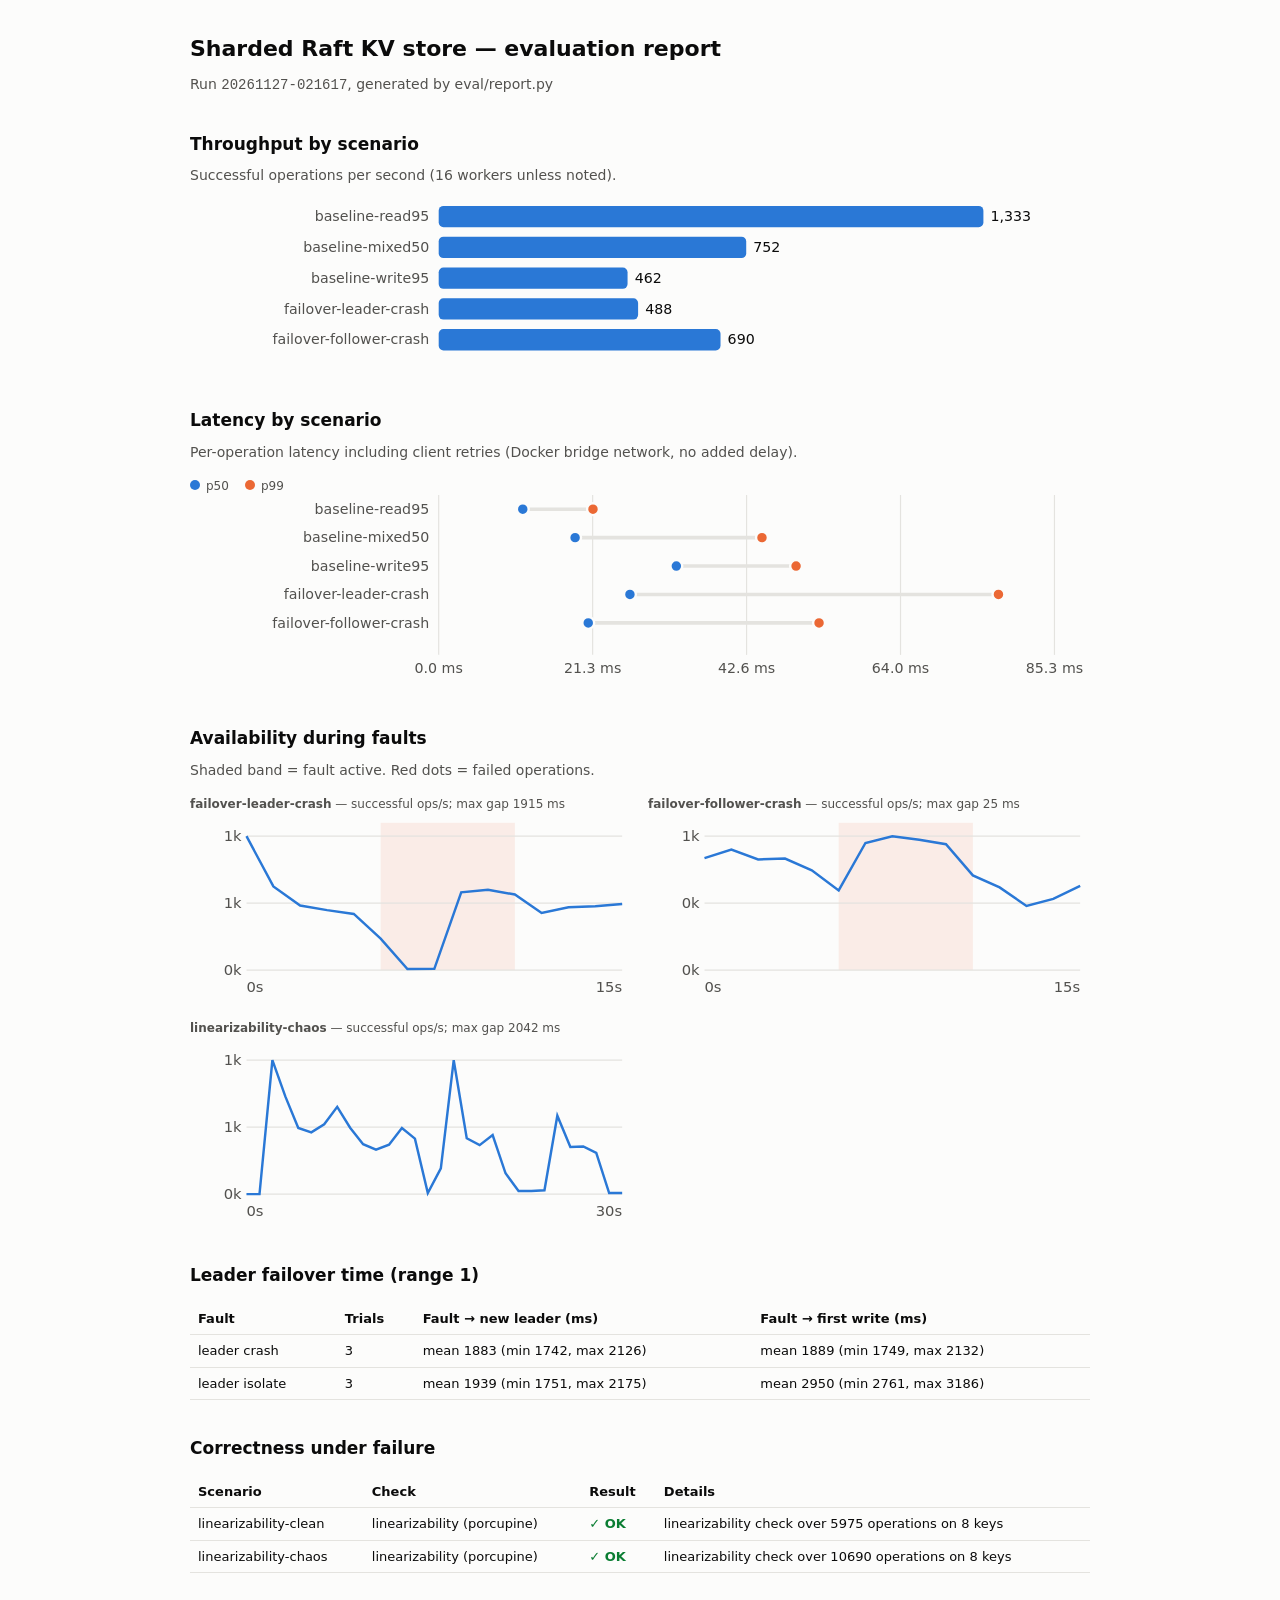
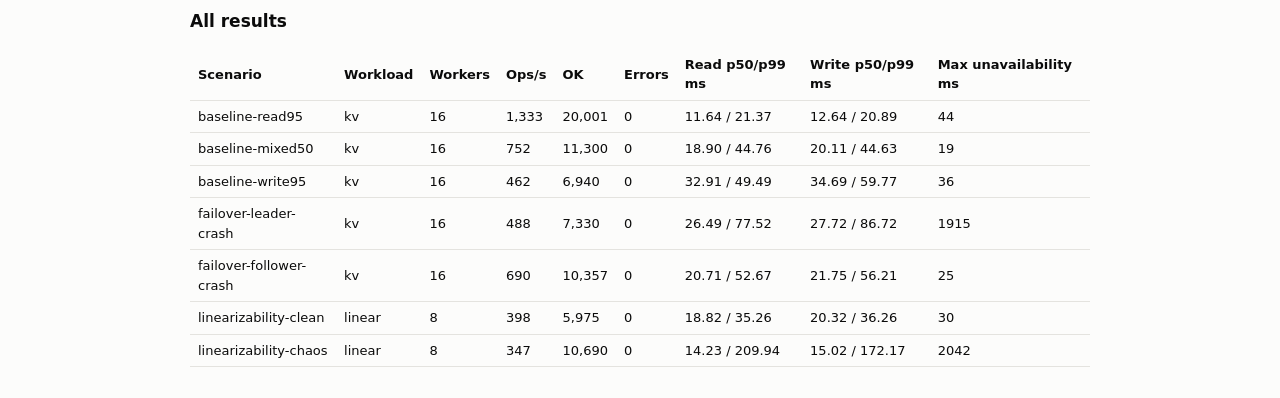
<file: 4-API-Infra-Eval/sample-results-pebble/report.html>
<!doctype html><html><head><meta charset="utf-8">
<title>KV store evaluation — 20261127-021617</title>
<style>
:root{--bg:#fcfcfb;--ink:#0b0b0b;--ink2:#52514e;--grid:#e4e3df;--s1:#2a78d6;--s2:#eb6834;--crit:#d03b3b;--good:#0a7d32;--warn:#b26b00;--band:rgba(235,104,52,.10)}
@media (prefers-color-scheme:dark){:root{--bg:#1a1a19;--ink:#f0efec;--ink2:#c3c2b7;--grid:#34332f;--s1:#3987e5;--s2:#d95926;--crit:#e66767;--good:#3fbf6a;--warn:#e0a030;--band:rgba(217,89,38,.16)}}
body{background:var(--bg);color:var(--ink);font:14px/1.5 system-ui,sans-serif;max-width:900px;margin:32px auto;padding:0 16px}
h1{font-size:22px} h2{font-size:17px;margin-top:36px} .note{color:var(--ink2);margin-top:-6px}
.chart{width:100%;height:auto} .lab,.val,.axis{fill:var(--ink2);font-size:12px} .val{fill:var(--ink)}
.grid{stroke:var(--grid);stroke-width:1} .range{stroke:var(--grid);stroke-width:3} .ring{stroke:var(--bg);stroke-width:2}
.band{fill:var(--band)} .hit{fill:transparent} .hit:hover{fill:var(--grid);opacity:.5} .hov:hover{opacity:.8}
.legend{display:flex;gap:16px;color:var(--ink2);font-size:12px} .legend i{display:inline-block;width:10px;height:10px;border-radius:5px;margin-right:6px}
.grid2{display:grid;grid-template-columns:1fr 1fr;gap:16px} figure{margin:0} figcaption{font-size:12px;color:var(--ink2)}
table{border-collapse:collapse;width:100%;font-size:13px} th,td{text-align:left;padding:6px 8px;border-bottom:1px solid var(--grid)}
.badge{font-weight:600} .badge.good{color:var(--good)} .badge.crit{color:var(--crit)} .badge.warn{color:var(--warn)} .badge.muted{color:var(--ink2)}
</style></head><body>
<h1>Sharded Raft KV store — evaluation report</h1>
<p class="note">Run <code>20261127-021617</code>, generated by eval/report.py</p>
<h2>Throughput by scenario</h2><p class='note'>Successful operations per second (16 workers unless noted).</p><svg viewBox="0 0 760 140" class="chart" role="img"><text x="202" y="18" class="lab" text-anchor="end">baseline-read95</text><g class="hov"><rect x="210" y="5" width="460.0" height="18" rx="4" fill="var(--s1)"><title>baseline-read95: 1,333 ops/s</title></rect></g><text x="676.0" y="18" class="val">1,333</text><text x="202" y="44" class="lab" text-anchor="end">baseline-mixed50</text><g class="hov"><rect x="210" y="31" width="259.7" height="18" rx="4" fill="var(--s1)"><title>baseline-mixed50: 752 ops/s</title></rect></g><text x="475.7" y="44" class="val">752</text><text x="202" y="70" class="lab" text-anchor="end">baseline-write95</text><g class="hov"><rect x="210" y="57" width="159.5" height="18" rx="4" fill="var(--s1)"><title>baseline-write95: 462 ops/s</title></rect></g><text x="375.5" y="70" class="val">462</text><text x="202" y="96" class="lab" text-anchor="end">failover-leader-crash</text><g class="hov"><rect x="210" y="83" width="168.4" height="18" rx="4" fill="var(--s1)"><title>failover-leader-crash: 488 ops/s</title></rect></g><text x="384.4" y="96" class="val">488</text><text x="202" y="122" class="lab" text-anchor="end">failover-follower-crash</text><g class="hov"><rect x="210" y="109" width="238.0" height="18" rx="4" fill="var(--s1)"><title>failover-follower-crash: 690 ops/s</title></rect></g><text x="454.0" y="122" class="val">690</text></svg><h2>Latency by scenario</h2><p class='note'>Per-operation latency including client retries (Docker bridge network, no added delay).</p><div class="legend"><span><i style="background:var(--s1)"></i>p50</span><span><i style="background:var(--s2)"></i>p99</span></div><svg viewBox="0 0 760 160" class="chart" role="img"><line x1="210.0" x2="210.0" y1="0" y2="135" class="grid"/><text x="210.0" y="150" class="axis" text-anchor="middle">0.0 ms</text><line x1="340.0" x2="340.0" y1="0" y2="135" class="grid"/><text x="340.0" y="150" class="axis" text-anchor="middle">21.3 ms</text><line x1="470.0" x2="470.0" y1="0" y2="135" class="grid"/><text x="470.0" y="150" class="axis" text-anchor="middle">42.6 ms</text><line x1="600.0" x2="600.0" y1="0" y2="135" class="grid"/><text x="600.0" y="150" class="axis" text-anchor="middle">64.0 ms</text><line x1="730.0" x2="730.0" y1="0" y2="135" class="grid"/><text x="730.0" y="150" class="axis" text-anchor="middle">85.3 ms</text><text x="202" y="16" class="lab" text-anchor="end">baseline-read95</text><line x1="281.0" x2="340.3" y1="12" y2="12" class="range"/><g class="hov"><circle cx="281.0" cy="12" r="5" fill="var(--s1)" class="ring"><title>baseline-read95 p50: 11.64 ms</title></circle></g><g class="hov"><circle cx="340.3" cy="12" r="5" fill="var(--s2)" class="ring"><title>baseline-read95 p99: 21.37 ms</title></circle></g><text x="202" y="40" class="lab" text-anchor="end">baseline-mixed50</text><line x1="325.2" x2="483.0" y1="36" y2="36" class="range"/><g class="hov"><circle cx="325.2" cy="36" r="5" fill="var(--s1)" class="ring"><title>baseline-mixed50 p50: 18.90 ms</title></circle></g><g class="hov"><circle cx="483.0" cy="36" r="5" fill="var(--s2)" class="ring"><title>baseline-mixed50 p99: 44.76 ms</title></circle></g><text x="202" y="64" class="lab" text-anchor="end">baseline-write95</text><line x1="410.7" x2="511.8" y1="60" y2="60" class="range"/><g class="hov"><circle cx="410.7" cy="60" r="5" fill="var(--s1)" class="ring"><title>baseline-write95 p50: 32.91 ms</title></circle></g><g class="hov"><circle cx="511.8" cy="60" r="5" fill="var(--s2)" class="ring"><title>baseline-write95 p99: 49.49 ms</title></circle></g><text x="202" y="88" class="lab" text-anchor="end">failover-leader-crash</text><line x1="371.5" x2="682.7" y1="84" y2="84" class="range"/><g class="hov"><circle cx="371.5" cy="84" r="5" fill="var(--s1)" class="ring"><title>failover-leader-crash p50: 26.49 ms</title></circle></g><g class="hov"><circle cx="682.7" cy="84" r="5" fill="var(--s2)" class="ring"><title>failover-leader-crash p99: 77.52 ms</title></circle></g><text x="202" y="112" class="lab" text-anchor="end">failover-follower-crash</text><line x1="336.3" x2="531.2" y1="108" y2="108" class="range"/><g class="hov"><circle cx="336.3" cy="108" r="5" fill="var(--s1)" class="ring"><title>failover-follower-crash p50: 20.71 ms</title></circle></g><g class="hov"><circle cx="531.2" cy="108" r="5" fill="var(--s2)" class="ring"><title>failover-follower-crash p99: 52.67 ms</title></circle></g></svg><h2>Availability during faults</h2><p class='note'>Shaded band = fault active. Red dots = failed operations.</p><div class='grid2'><figure><figcaption><b>failover-leader-crash</b> — successful ops/s; max gap 1915 ms</figcaption><svg viewBox="0 0 360 150" class="chart" role="img"><rect x="155.3" y="8" width="109.3" height="120" class="band"><title>fault injected</title></rect><line x1="46" x2="352" y1="128.0" y2="128.0" class="grid"/><text x="42" y="132.0" class="axis" text-anchor="end">0k</text><line x1="46" x2="352" y1="73.5" y2="73.5" class="grid"/><text x="42" y="77.5" class="axis" text-anchor="end">1k</text><line x1="46" x2="352" y1="18.9" y2="18.9" class="grid"/><text x="42" y="22.9" class="axis" text-anchor="end">1k</text><polyline points="46.0,18.9 67.9,59.8 89.7,75.4 111.6,79.1 133.4,82.2 155.3,102.3 177.1,127.1 199.0,126.9 220.9,64.6 242.7,62.6 264.6,66.4 286.4,81.5 308.3,76.8 330.1,75.9 352.0,74.2" fill="none" stroke="var(--s1)" stroke-width="2"/><rect x="42.0" y="8" width="8" height="120" class="hit"><title>t=0s: 1,069 ok, 0 errors</title></rect><rect x="63.9" y="8" width="8" height="120" class="hit"><title>t=1s: 668 ok, 0 errors</title></rect><rect x="85.7" y="8" width="8" height="120" class="hit"><title>t=2s: 515 ok, 0 errors</title></rect><rect x="107.6" y="8" width="8" height="120" class="hit"><title>t=3s: 479 ok, 0 errors</title></rect><rect x="129.4" y="8" width="8" height="120" class="hit"><title>t=4s: 449 ok, 0 errors</title></rect><rect x="151.3" y="8" width="8" height="120" class="hit"><title>t=5s: 252 ok, 0 errors</title></rect><rect x="173.1" y="8" width="8" height="120" class="hit"><title>t=6s: 9 ok, 0 errors</title></rect><rect x="195.0" y="8" width="8" height="120" class="hit"><title>t=7s: 11 ok, 0 errors</title></rect><rect x="216.9" y="8" width="8" height="120" class="hit"><title>t=8s: 621 ok, 0 errors</title></rect><rect x="238.7" y="8" width="8" height="120" class="hit"><title>t=9s: 641 ok, 0 errors</title></rect><rect x="260.6" y="8" width="8" height="120" class="hit"><title>t=10s: 604 ok, 0 errors</title></rect><rect x="282.4" y="8" width="8" height="120" class="hit"><title>t=11s: 456 ok, 0 errors</title></rect><rect x="304.3" y="8" width="8" height="120" class="hit"><title>t=12s: 502 ok, 0 errors</title></rect><rect x="326.1" y="8" width="8" height="120" class="hit"><title>t=13s: 511 ok, 0 errors</title></rect><rect x="348.0" y="8" width="8" height="120" class="hit"><title>t=14s: 527 ok, 0 errors</title></rect><text x="46" y="146" class="axis">0s</text><text x="352" y="146" class="axis" text-anchor="end">15s</text></svg></figure><figure><figcaption><b>failover-follower-crash</b> — successful ops/s; max gap 25 ms</figcaption><svg viewBox="0 0 360 150" class="chart" role="img"><rect x="155.3" y="8" width="109.3" height="120" class="band"><title>fault injected</title></rect><line x1="46" x2="352" y1="128.0" y2="128.0" class="grid"/><text x="42" y="132.0" class="axis" text-anchor="end">0k</text><line x1="46" x2="352" y1="73.5" y2="73.5" class="grid"/><text x="42" y="77.5" class="axis" text-anchor="end">0k</text><line x1="46" x2="352" y1="18.9" y2="18.9" class="grid"/><text x="42" y="22.9" class="axis" text-anchor="end">1k</text><polyline points="46.0,36.7 67.9,29.8 89.7,37.8 111.6,37.1 133.4,46.7 155.3,63.1 177.1,24.4 199.0,18.9 220.9,21.8 242.7,25.4 264.6,50.8 286.4,60.6 308.3,75.7 330.1,69.9 352.0,59.4" fill="none" stroke="var(--s1)" stroke-width="2"/><rect x="42.0" y="8" width="8" height="120" class="hit"><title>t=0s: 748 ok, 0 errors</title></rect><rect x="63.9" y="8" width="8" height="120" class="hit"><title>t=1s: 805 ok, 0 errors</title></rect><rect x="85.7" y="8" width="8" height="120" class="hit"><title>t=2s: 739 ok, 0 errors</title></rect><rect x="107.6" y="8" width="8" height="120" class="hit"><title>t=3s: 745 ok, 0 errors</title></rect><rect x="129.4" y="8" width="8" height="120" class="hit"><title>t=4s: 666 ok, 0 errors</title></rect><rect x="151.3" y="8" width="8" height="120" class="hit"><title>t=5s: 532 ok, 0 errors</title></rect><rect x="173.1" y="8" width="8" height="120" class="hit"><title>t=6s: 849 ok, 0 errors</title></rect><rect x="195.0" y="8" width="8" height="120" class="hit"><title>t=7s: 894 ok, 0 errors</title></rect><rect x="216.9" y="8" width="8" height="120" class="hit"><title>t=8s: 870 ok, 0 errors</title></rect><rect x="238.7" y="8" width="8" height="120" class="hit"><title>t=9s: 841 ok, 0 errors</title></rect><rect x="260.6" y="8" width="8" height="120" class="hit"><title>t=10s: 633 ok, 0 errors</title></rect><rect x="282.4" y="8" width="8" height="120" class="hit"><title>t=11s: 552 ok, 0 errors</title></rect><rect x="304.3" y="8" width="8" height="120" class="hit"><title>t=12s: 429 ok, 0 errors</title></rect><rect x="326.1" y="8" width="8" height="120" class="hit"><title>t=13s: 476 ok, 0 errors</title></rect><rect x="348.0" y="8" width="8" height="120" class="hit"><title>t=14s: 562 ok, 0 errors</title></rect><text x="46" y="146" class="axis">0s</text><text x="352" y="146" class="axis" text-anchor="end">15s</text></svg></figure><figure><figcaption><b>linearizability-chaos</b> — successful ops/s; max gap 2042 ms</figcaption><svg viewBox="0 0 360 150" class="chart" role="img"><line x1="46" x2="352" y1="128.0" y2="128.0" class="grid"/><text x="42" y="132.0" class="axis" text-anchor="end">0k</text><line x1="46" x2="352" y1="73.5" y2="73.5" class="grid"/><text x="42" y="77.5" class="axis" text-anchor="end">1k</text><line x1="46" x2="352" y1="18.9" y2="18.9" class="grid"/><text x="42" y="22.9" class="axis" text-anchor="end">1k</text><polyline points="46.0,128.0 56.6,128.0 67.1,18.9 77.7,48.6 88.2,74.1 98.8,77.7 109.3,71.1 119.9,56.9 130.4,73.9 141.0,87.3 151.5,91.8 162.1,87.7 172.6,74.2 183.2,82.8 193.7,127.1 204.3,107.0 214.8,18.9 225.4,82.5 235.9,88.1 246.5,79.9 257.0,111.0 267.6,125.5 278.1,125.5 288.7,124.8 299.2,64.1 309.8,89.5 320.3,89.2 330.9,94.3 341.4,127.1 352.0,127.1" fill="none" stroke="var(--s1)" stroke-width="2"/><rect x="42.0" y="8" width="8" height="120" class="hit"><title>t=0s: 0 ok, 0 errors</title></rect><rect x="52.6" y="8" width="8" height="120" class="hit"><title>t=1s: 0 ok, 0 errors</title></rect><rect x="63.1" y="8" width="8" height="120" class="hit"><title>t=2s: 1,007 ok, 0 errors</title></rect><rect x="73.7" y="8" width="8" height="120" class="hit"><title>t=3s: 733 ok, 0 errors</title></rect><rect x="84.2" y="8" width="8" height="120" class="hit"><title>t=4s: 498 ok, 0 errors</title></rect><rect x="94.8" y="8" width="8" height="120" class="hit"><title>t=5s: 464 ok, 0 errors</title></rect><rect x="105.3" y="8" width="8" height="120" class="hit"><title>t=6s: 525 ok, 0 errors</title></rect><rect x="115.9" y="8" width="8" height="120" class="hit"><title>t=7s: 656 ok, 0 errors</title></rect><rect x="126.4" y="8" width="8" height="120" class="hit"><title>t=8s: 499 ok, 0 errors</title></rect><rect x="137.0" y="8" width="8" height="120" class="hit"><title>t=9s: 376 ok, 0 errors</title></rect><rect x="147.5" y="8" width="8" height="120" class="hit"><title>t=10s: 334 ok, 0 errors</title></rect><rect x="158.1" y="8" width="8" height="120" class="hit"><title>t=11s: 372 ok, 0 errors</title></rect><rect x="168.6" y="8" width="8" height="120" class="hit"><title>t=12s: 497 ok, 0 errors</title></rect><rect x="179.2" y="8" width="8" height="120" class="hit"><title>t=13s: 417 ok, 0 errors</title></rect><rect x="189.7" y="8" width="8" height="120" class="hit"><title>t=14s: 8 ok, 0 errors</title></rect><rect x="200.3" y="8" width="8" height="120" class="hit"><title>t=15s: 194 ok, 0 errors</title></rect><rect x="210.8" y="8" width="8" height="120" class="hit"><title>t=16s: 1,007 ok, 0 errors</title></rect><rect x="221.4" y="8" width="8" height="120" class="hit"><title>t=17s: 420 ok, 0 errors</title></rect><rect x="231.9" y="8" width="8" height="120" class="hit"><title>t=18s: 368 ok, 0 errors</title></rect><rect x="242.5" y="8" width="8" height="120" class="hit"><title>t=19s: 444 ok, 0 errors</title></rect><rect x="253.0" y="8" width="8" height="120" class="hit"><title>t=20s: 157 ok, 0 errors</title></rect><rect x="263.6" y="8" width="8" height="120" class="hit"><title>t=21s: 23 ok, 0 errors</title></rect><rect x="274.1" y="8" width="8" height="120" class="hit"><title>t=22s: 23 ok, 0 errors</title></rect><rect x="284.7" y="8" width="8" height="120" class="hit"><title>t=23s: 30 ok, 0 errors</title></rect><rect x="295.2" y="8" width="8" height="120" class="hit"><title>t=24s: 590 ok, 0 errors</title></rect><rect x="305.8" y="8" width="8" height="120" class="hit"><title>t=25s: 355 ok, 0 errors</title></rect><rect x="316.3" y="8" width="8" height="120" class="hit"><title>t=26s: 358 ok, 0 errors</title></rect><rect x="326.9" y="8" width="8" height="120" class="hit"><title>t=27s: 311 ok, 0 errors</title></rect><rect x="337.4" y="8" width="8" height="120" class="hit"><title>t=28s: 8 ok, 0 errors</title></rect><rect x="348.0" y="8" width="8" height="120" class="hit"><title>t=29s: 8 ok, 0 errors</title></rect><text x="46" y="146" class="axis">0s</text><text x="352" y="146" class="axis" text-anchor="end">30s</text></svg></figure></div><h2>Leader failover time (range 1)</h2><table><tr><th>Fault</th><th>Trials</th><th>Fault → new leader (ms)</th><th>Fault → first write (ms)</th></tr><tr><td>leader crash</td><td>3</td><td>mean 1883 (min 1742, max 2126)</td><td>mean 1889 (min 1749, max 2132)</td></tr><tr><td>leader isolate</td><td>3</td><td>mean 1939 (min 1751, max 2175)</td><td>mean 2950 (min 2761, max 3186)</td></tr></table><h2>Correctness under failure</h2><table><tr><th>Scenario</th><th>Check</th><th>Result</th><th>Details</th></tr><tr><td>linearizability-clean</td><td>linearizability (porcupine)</td><td><span class="badge good">✓ OK</span></td><td>linearizability check over 5975 operations on 8 keys</td></tr><tr><td>linearizability-chaos</td><td>linearizability (porcupine)</td><td><span class="badge good">✓ OK</span></td><td>linearizability check over 10690 operations on 8 keys</td></tr></table><h2>All results</h2><table><tr><th>Scenario</th><th>Workload</th><th>Workers</th><th>Ops/s</th><th>OK</th><th>Errors</th><th>Read p50/p99 ms</th><th>Write p50/p99 ms</th><th>Max unavailability ms</th></tr><tr><td>baseline-read95</td><td>kv</td><td>16</td><td>1,333</td><td>20,001</td><td>0</td><td>11.64 / 21.37</td><td>12.64 / 20.89</td><td>44</td></tr><tr><td>baseline-mixed50</td><td>kv</td><td>16</td><td>752</td><td>11,300</td><td>0</td><td>18.90 / 44.76</td><td>20.11 / 44.63</td><td>19</td></tr><tr><td>baseline-write95</td><td>kv</td><td>16</td><td>462</td><td>6,940</td><td>0</td><td>32.91 / 49.49</td><td>34.69 / 59.77</td><td>36</td></tr><tr><td>failover-leader-crash</td><td>kv</td><td>16</td><td>488</td><td>7,330</td><td>0</td><td>26.49 / 77.52</td><td>27.72 / 86.72</td><td>1915</td></tr><tr><td>failover-follower-crash</td><td>kv</td><td>16</td><td>690</td><td>10,357</td><td>0</td><td>20.71 / 52.67</td><td>21.75 / 56.21</td><td>25</td></tr><tr><td>linearizability-clean</td><td>linear</td><td>8</td><td>398</td><td>5,975</td><td>0</td><td>18.82 / 35.26</td><td>20.32 / 36.26</td><td>30</td></tr><tr><td>linearizability-chaos</td><td>linear</td><td>8</td><td>347</td><td>10,690</td><td>0</td><td>14.23 / 209.94</td><td>15.02 / 172.17</td><td>2042</td></tr></table>
</body></html>
</file>
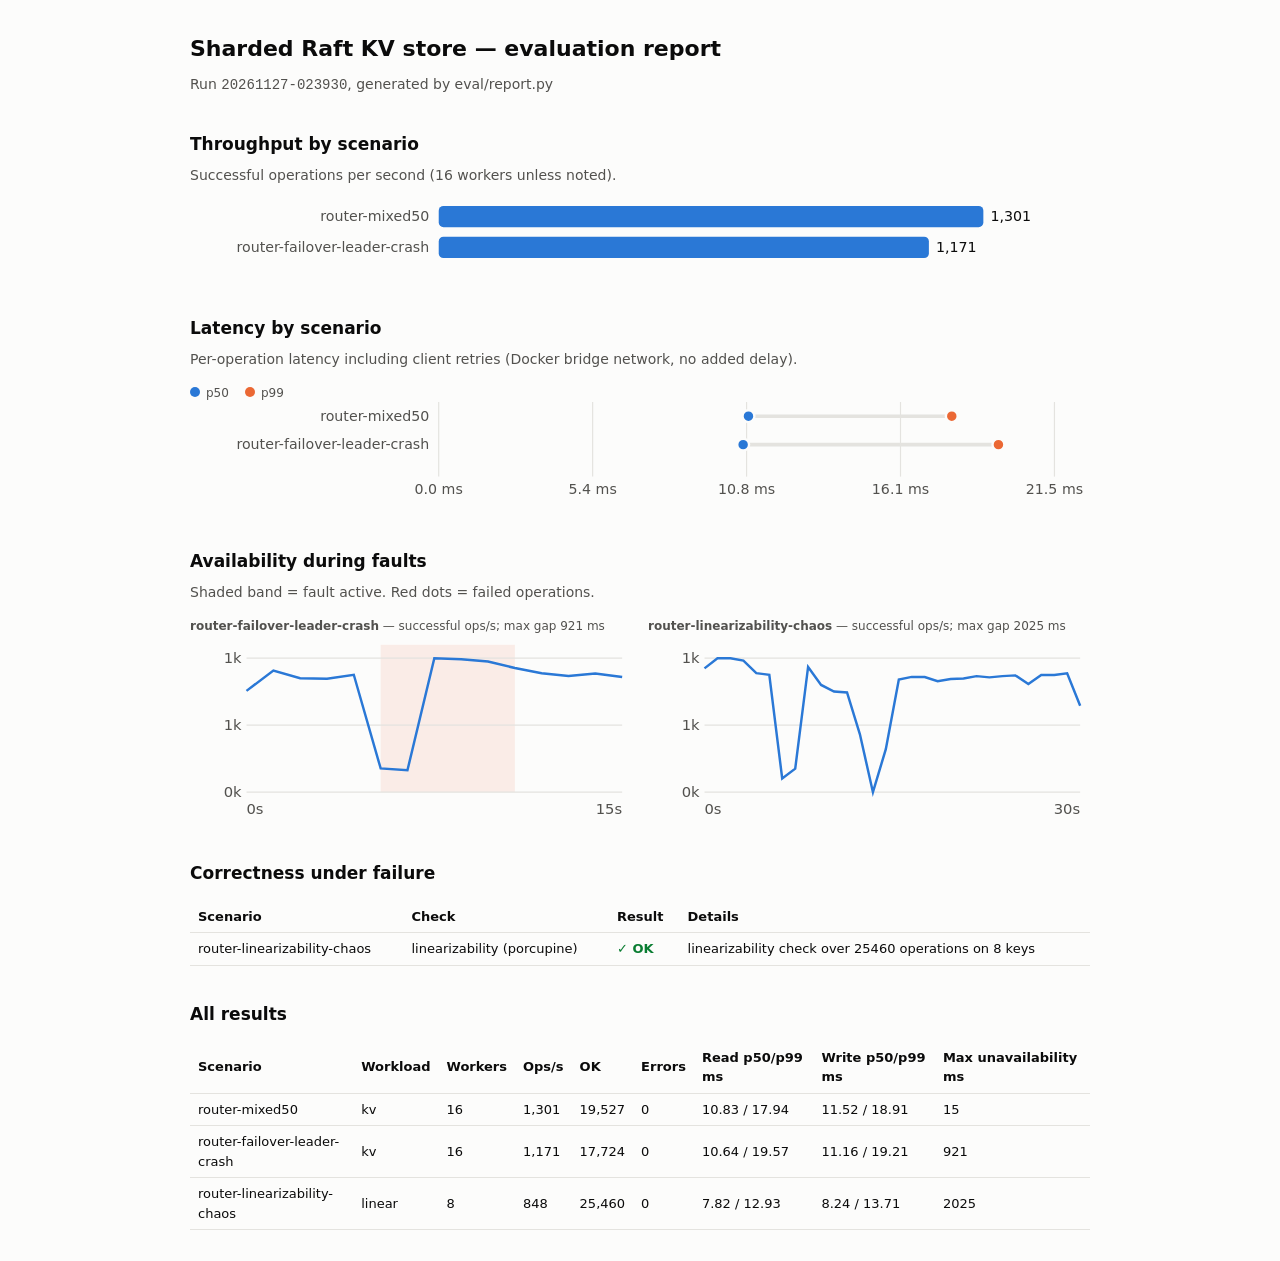
<file: 4-API-Infra-Eval/sample-results-router/report.html>
<!doctype html><html><head><meta charset="utf-8">
<title>KV store evaluation — 20261127-023930</title>
<style>
:root{--bg:#fcfcfb;--ink:#0b0b0b;--ink2:#52514e;--grid:#e4e3df;--s1:#2a78d6;--s2:#eb6834;--crit:#d03b3b;--good:#0a7d32;--warn:#b26b00;--band:rgba(235,104,52,.10)}
@media (prefers-color-scheme:dark){:root{--bg:#1a1a19;--ink:#f0efec;--ink2:#c3c2b7;--grid:#34332f;--s1:#3987e5;--s2:#d95926;--crit:#e66767;--good:#3fbf6a;--warn:#e0a030;--band:rgba(217,89,38,.16)}}
body{background:var(--bg);color:var(--ink);font:14px/1.5 system-ui,sans-serif;max-width:900px;margin:32px auto;padding:0 16px}
h1{font-size:22px} h2{font-size:17px;margin-top:36px} .note{color:var(--ink2);margin-top:-6px}
.chart{width:100%;height:auto} .lab,.val,.axis{fill:var(--ink2);font-size:12px} .val{fill:var(--ink)}
.grid{stroke:var(--grid);stroke-width:1} .range{stroke:var(--grid);stroke-width:3} .ring{stroke:var(--bg);stroke-width:2}
.band{fill:var(--band)} .hit{fill:transparent} .hit:hover{fill:var(--grid);opacity:.5} .hov:hover{opacity:.8}
.legend{display:flex;gap:16px;color:var(--ink2);font-size:12px} .legend i{display:inline-block;width:10px;height:10px;border-radius:5px;margin-right:6px}
.grid2{display:grid;grid-template-columns:1fr 1fr;gap:16px} figure{margin:0} figcaption{font-size:12px;color:var(--ink2)}
table{border-collapse:collapse;width:100%;font-size:13px} th,td{text-align:left;padding:6px 8px;border-bottom:1px solid var(--grid)}
.badge{font-weight:600} .badge.good{color:var(--good)} .badge.crit{color:var(--crit)} .badge.warn{color:var(--warn)} .badge.muted{color:var(--ink2)}
</style></head><body>
<h1>Sharded Raft KV store — evaluation report</h1>
<p class="note">Run <code>20261127-023930</code>, generated by eval/report.py</p>
<h2>Throughput by scenario</h2><p class='note'>Successful operations per second (16 workers unless noted).</p><svg viewBox="0 0 760 62" class="chart" role="img"><text x="202" y="18" class="lab" text-anchor="end">router-mixed50</text><g class="hov"><rect x="210" y="5" width="460.0" height="18" rx="4" fill="var(--s1)"><title>router-mixed50: 1,301 ops/s</title></rect></g><text x="676.0" y="18" class="val">1,301</text><text x="202" y="44" class="lab" text-anchor="end">router-failover-leader-crash</text><g class="hov"><rect x="210" y="31" width="414.0" height="18" rx="4" fill="var(--s1)"><title>router-failover-leader-crash: 1,171 ops/s</title></rect></g><text x="630.0" y="44" class="val">1,171</text></svg><h2>Latency by scenario</h2><p class='note'>Per-operation latency including client retries (Docker bridge network, no added delay).</p><div class="legend"><span><i style="background:var(--s1)"></i>p50</span><span><i style="background:var(--s2)"></i>p99</span></div><svg viewBox="0 0 760 88" class="chart" role="img"><line x1="210.0" x2="210.0" y1="0" y2="63" class="grid"/><text x="210.0" y="78" class="axis" text-anchor="middle">0.0 ms</text><line x1="340.0" x2="340.0" y1="0" y2="63" class="grid"/><text x="340.0" y="78" class="axis" text-anchor="middle">5.4 ms</text><line x1="470.0" x2="470.0" y1="0" y2="63" class="grid"/><text x="470.0" y="78" class="axis" text-anchor="middle">10.8 ms</text><line x1="600.0" x2="600.0" y1="0" y2="63" class="grid"/><text x="600.0" y="78" class="axis" text-anchor="middle">16.1 ms</text><line x1="730.0" x2="730.0" y1="0" y2="63" class="grid"/><text x="730.0" y="78" class="axis" text-anchor="middle">21.5 ms</text><text x="202" y="16" class="lab" text-anchor="end">router-mixed50</text><line x1="471.6" x2="643.3" y1="12" y2="12" class="range"/><g class="hov"><circle cx="471.6" cy="12" r="5" fill="var(--s1)" class="ring"><title>router-mixed50 p50: 10.83 ms</title></circle></g><g class="hov"><circle cx="643.3" cy="12" r="5" fill="var(--s2)" class="ring"><title>router-mixed50 p99: 17.94 ms</title></circle></g><text x="202" y="40" class="lab" text-anchor="end">router-failover-leader-crash</text><line x1="467.1" x2="682.7" y1="36" y2="36" class="range"/><g class="hov"><circle cx="467.1" cy="36" r="5" fill="var(--s1)" class="ring"><title>router-failover-leader-crash p50: 10.64 ms</title></circle></g><g class="hov"><circle cx="682.7" cy="36" r="5" fill="var(--s2)" class="ring"><title>router-failover-leader-crash p99: 19.57 ms</title></circle></g></svg><h2>Availability during faults</h2><p class='note'>Shaded band = fault active. Red dots = failed operations.</p><div class='grid2'><figure><figcaption><b>router-failover-leader-crash</b> — successful ops/s; max gap 921 ms</figcaption><svg viewBox="0 0 360 150" class="chart" role="img"><rect x="155.3" y="8" width="109.3" height="120" class="band"><title>fault injected</title></rect><line x1="46" x2="352" y1="128.0" y2="128.0" class="grid"/><text x="42" y="132.0" class="axis" text-anchor="end">0k</text><line x1="46" x2="352" y1="73.5" y2="73.5" class="grid"/><text x="42" y="77.5" class="axis" text-anchor="end">1k</text><line x1="46" x2="352" y1="18.9" y2="18.9" class="grid"/><text x="42" y="22.9" class="axis" text-anchor="end">1k</text><polyline points="46.0,45.5 67.9,28.9 89.7,35.2 111.6,35.6 133.4,32.4 155.3,108.7 177.1,110.2 199.0,18.9 220.9,19.7 242.7,21.6 264.6,26.9 286.4,31.2 308.3,33.4 330.1,31.3 352.0,34.2" fill="none" stroke="var(--s1)" stroke-width="2"/><rect x="42.0" y="8" width="8" height="120" class="hit"><title>t=0s: 1,118 ok, 0 errors</title></rect><rect x="63.9" y="8" width="8" height="120" class="hit"><title>t=1s: 1,343 ok, 0 errors</title></rect><rect x="85.7" y="8" width="8" height="120" class="hit"><title>t=2s: 1,258 ok, 0 errors</title></rect><rect x="107.6" y="8" width="8" height="120" class="hit"><title>t=3s: 1,253 ok, 0 errors</title></rect><rect x="129.4" y="8" width="8" height="120" class="hit"><title>t=4s: 1,296 ok, 0 errors</title></rect><rect x="151.3" y="8" width="8" height="120" class="hit"><title>t=5s: 261 ok, 0 errors</title></rect><rect x="173.1" y="8" width="8" height="120" class="hit"><title>t=6s: 241 ok, 0 errors</title></rect><rect x="195.0" y="8" width="8" height="120" class="hit"><title>t=7s: 1,479 ok, 0 errors</title></rect><rect x="216.9" y="8" width="8" height="120" class="hit"><title>t=8s: 1,468 ok, 0 errors</title></rect><rect x="238.7" y="8" width="8" height="120" class="hit"><title>t=9s: 1,442 ok, 0 errors</title></rect><rect x="260.6" y="8" width="8" height="120" class="hit"><title>t=10s: 1,371 ok, 0 errors</title></rect><rect x="282.4" y="8" width="8" height="120" class="hit"><title>t=11s: 1,313 ok, 0 errors</title></rect><rect x="304.3" y="8" width="8" height="120" class="hit"><title>t=12s: 1,282 ok, 0 errors</title></rect><rect x="326.1" y="8" width="8" height="120" class="hit"><title>t=13s: 1,311 ok, 0 errors</title></rect><rect x="348.0" y="8" width="8" height="120" class="hit"><title>t=14s: 1,272 ok, 0 errors</title></rect><text x="46" y="146" class="axis">0s</text><text x="352" y="146" class="axis" text-anchor="end">15s</text></svg></figure><figure><figcaption><b>router-linearizability-chaos</b> — successful ops/s; max gap 2025 ms</figcaption><svg viewBox="0 0 360 150" class="chart" role="img"><line x1="46" x2="352" y1="128.0" y2="128.0" class="grid"/><text x="42" y="132.0" class="axis" text-anchor="end">0k</text><line x1="46" x2="352" y1="73.5" y2="73.5" class="grid"/><text x="42" y="77.5" class="axis" text-anchor="end">1k</text><line x1="46" x2="352" y1="18.9" y2="18.9" class="grid"/><text x="42" y="22.9" class="axis" text-anchor="end">1k</text><polyline points="46.0,27.2 56.6,19.0 67.1,18.9 77.7,20.9 88.2,31.1 98.8,32.4 109.3,116.9 119.9,108.9 130.4,26.0 141.0,40.7 151.5,46.0 162.1,46.8 172.6,80.9 183.2,128.0 193.7,93.0 204.3,36.3 214.8,34.1 225.4,34.2 235.9,37.7 246.5,35.8 257.0,35.4 267.6,33.5 278.1,34.5 288.7,33.5 299.2,32.9 309.8,39.9 320.3,32.6 330.9,32.5 341.4,31.2 352.0,57.6" fill="none" stroke="var(--s1)" stroke-width="2"/><rect x="42.0" y="8" width="8" height="120" class="hit"><title>t=0s: 1,042 ok, 0 errors</title></rect><rect x="52.6" y="8" width="8" height="120" class="hit"><title>t=1s: 1,127 ok, 0 errors</title></rect><rect x="63.1" y="8" width="8" height="120" class="hit"><title>t=2s: 1,128 ok, 0 errors</title></rect><rect x="73.7" y="8" width="8" height="120" class="hit"><title>t=3s: 1,107 ok, 0 errors</title></rect><rect x="84.2" y="8" width="8" height="120" class="hit"><title>t=4s: 1,002 ok, 0 errors</title></rect><rect x="94.8" y="8" width="8" height="120" class="hit"><title>t=5s: 989 ok, 0 errors</title></rect><rect x="105.3" y="8" width="8" height="120" class="hit"><title>t=6s: 115 ok, 0 errors</title></rect><rect x="115.9" y="8" width="8" height="120" class="hit"><title>t=7s: 197 ok, 0 errors</title></rect><rect x="126.4" y="8" width="8" height="120" class="hit"><title>t=8s: 1,055 ok, 0 errors</title></rect><rect x="137.0" y="8" width="8" height="120" class="hit"><title>t=9s: 903 ok, 0 errors</title></rect><rect x="147.5" y="8" width="8" height="120" class="hit"><title>t=10s: 848 ok, 0 errors</title></rect><rect x="158.1" y="8" width="8" height="120" class="hit"><title>t=11s: 840 ok, 0 errors</title></rect><rect x="168.6" y="8" width="8" height="120" class="hit"><title>t=12s: 487 ok, 0 errors</title></rect><rect x="179.2" y="8" width="8" height="120" class="hit"><title>t=13s: 0 ok, 0 errors</title></rect><rect x="189.7" y="8" width="8" height="120" class="hit"><title>t=14s: 362 ok, 0 errors</title></rect><rect x="200.3" y="8" width="8" height="120" class="hit"><title>t=15s: 948 ok, 0 errors</title></rect><rect x="210.8" y="8" width="8" height="120" class="hit"><title>t=16s: 971 ok, 0 errors</title></rect><rect x="221.4" y="8" width="8" height="120" class="hit"><title>t=17s: 970 ok, 0 errors</title></rect><rect x="231.9" y="8" width="8" height="120" class="hit"><title>t=18s: 934 ok, 0 errors</title></rect><rect x="242.5" y="8" width="8" height="120" class="hit"><title>t=19s: 953 ok, 0 errors</title></rect><rect x="253.0" y="8" width="8" height="120" class="hit"><title>t=20s: 957 ok, 0 errors</title></rect><rect x="263.6" y="8" width="8" height="120" class="hit"><title>t=21s: 977 ok, 0 errors</title></rect><rect x="274.1" y="8" width="8" height="120" class="hit"><title>t=22s: 967 ok, 0 errors</title></rect><rect x="284.7" y="8" width="8" height="120" class="hit"><title>t=23s: 977 ok, 0 errors</title></rect><rect x="295.2" y="8" width="8" height="120" class="hit"><title>t=24s: 983 ok, 0 errors</title></rect><rect x="305.8" y="8" width="8" height="120" class="hit"><title>t=25s: 911 ok, 0 errors</title></rect><rect x="316.3" y="8" width="8" height="120" class="hit"><title>t=26s: 986 ok, 0 errors</title></rect><rect x="326.9" y="8" width="8" height="120" class="hit"><title>t=27s: 987 ok, 0 errors</title></rect><rect x="337.4" y="8" width="8" height="120" class="hit"><title>t=28s: 1,001 ok, 0 errors</title></rect><rect x="348.0" y="8" width="8" height="120" class="hit"><title>t=29s: 728 ok, 0 errors</title></rect><text x="46" y="146" class="axis">0s</text><text x="352" y="146" class="axis" text-anchor="end">30s</text></svg></figure></div><h2>Correctness under failure</h2><table><tr><th>Scenario</th><th>Check</th><th>Result</th><th>Details</th></tr><tr><td>router-linearizability-chaos</td><td>linearizability (porcupine)</td><td><span class="badge good">✓ OK</span></td><td>linearizability check over 25460 operations on 8 keys</td></tr></table><h2>All results</h2><table><tr><th>Scenario</th><th>Workload</th><th>Workers</th><th>Ops/s</th><th>OK</th><th>Errors</th><th>Read p50/p99 ms</th><th>Write p50/p99 ms</th><th>Max unavailability ms</th></tr><tr><td>router-mixed50</td><td>kv</td><td>16</td><td>1,301</td><td>19,527</td><td>0</td><td>10.83 / 17.94</td><td>11.52 / 18.91</td><td>15</td></tr><tr><td>router-failover-leader-crash</td><td>kv</td><td>16</td><td>1,171</td><td>17,724</td><td>0</td><td>10.64 / 19.57</td><td>11.16 / 19.21</td><td>921</td></tr><tr><td>router-linearizability-chaos</td><td>linear</td><td>8</td><td>848</td><td>25,460</td><td>0</td><td>7.82 / 12.93</td><td>8.24 / 13.71</td><td>2025</td></tr></table>
</body></html>
</file>
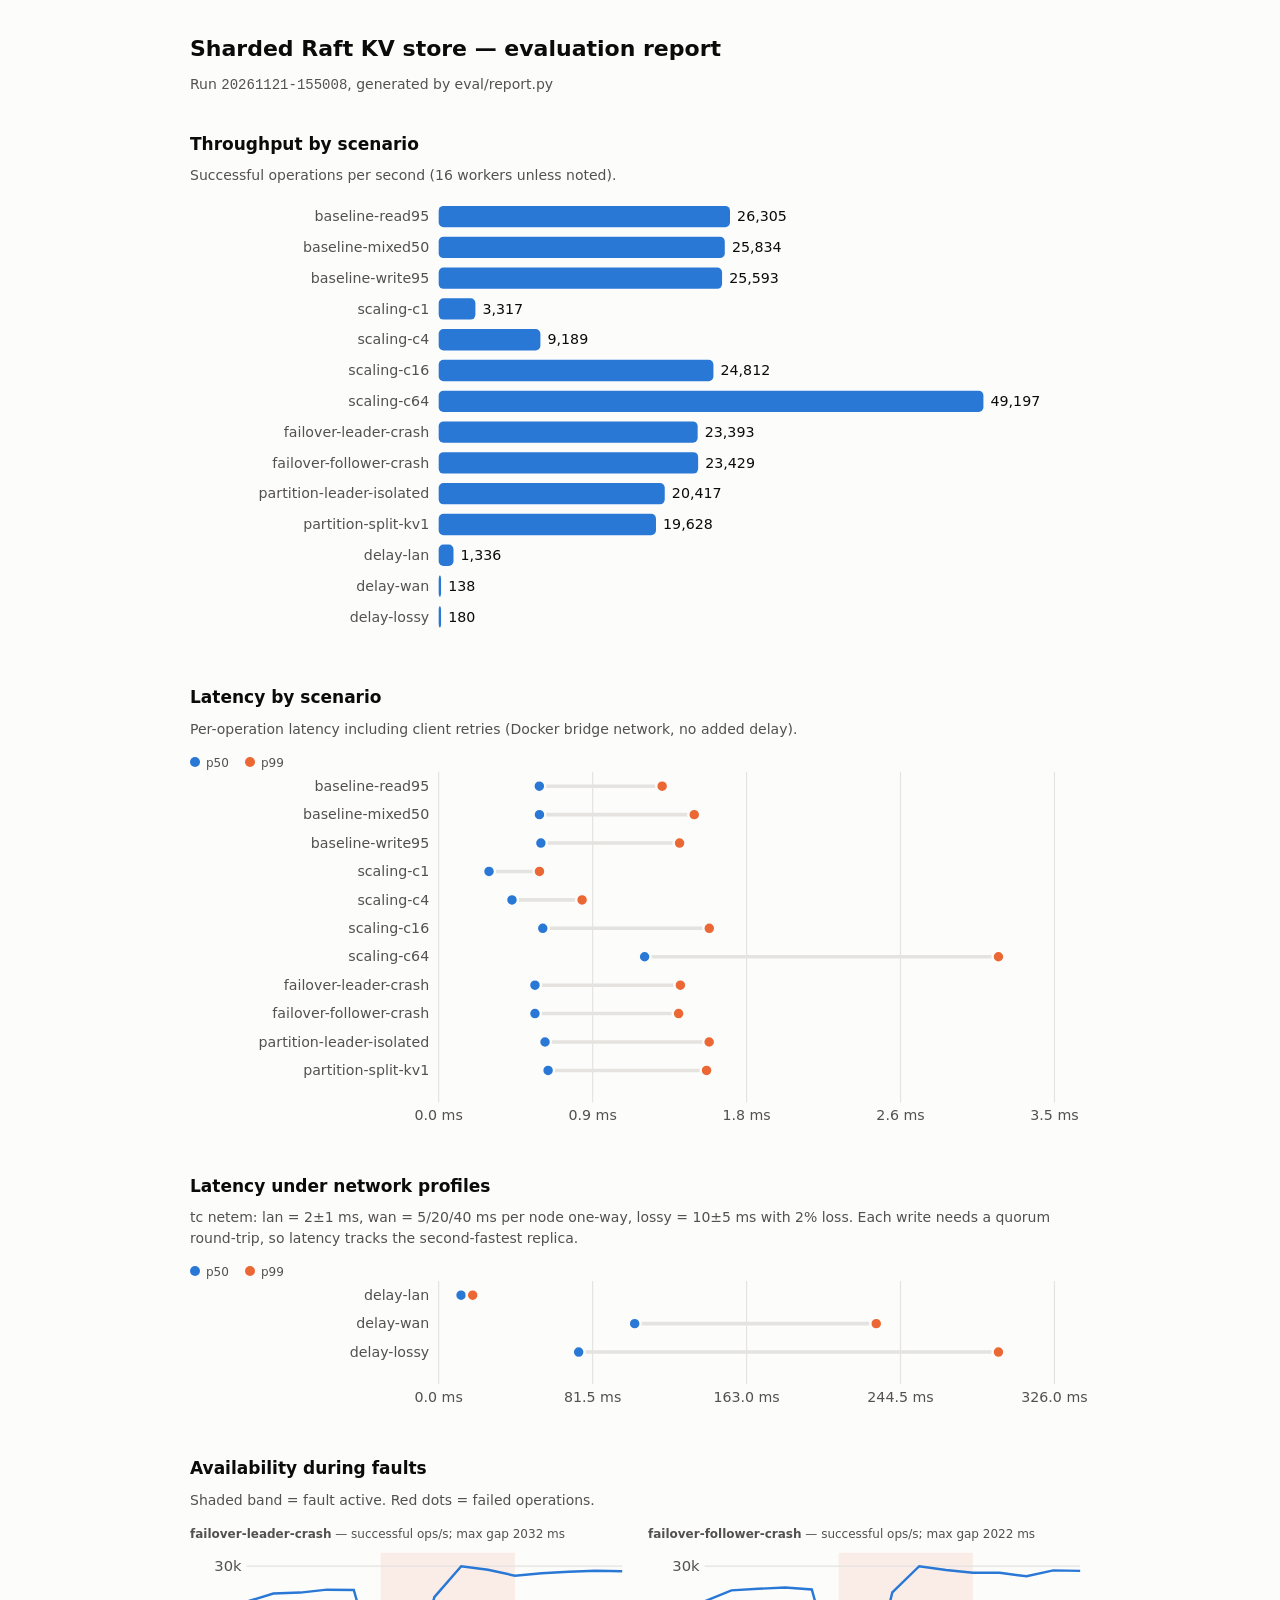
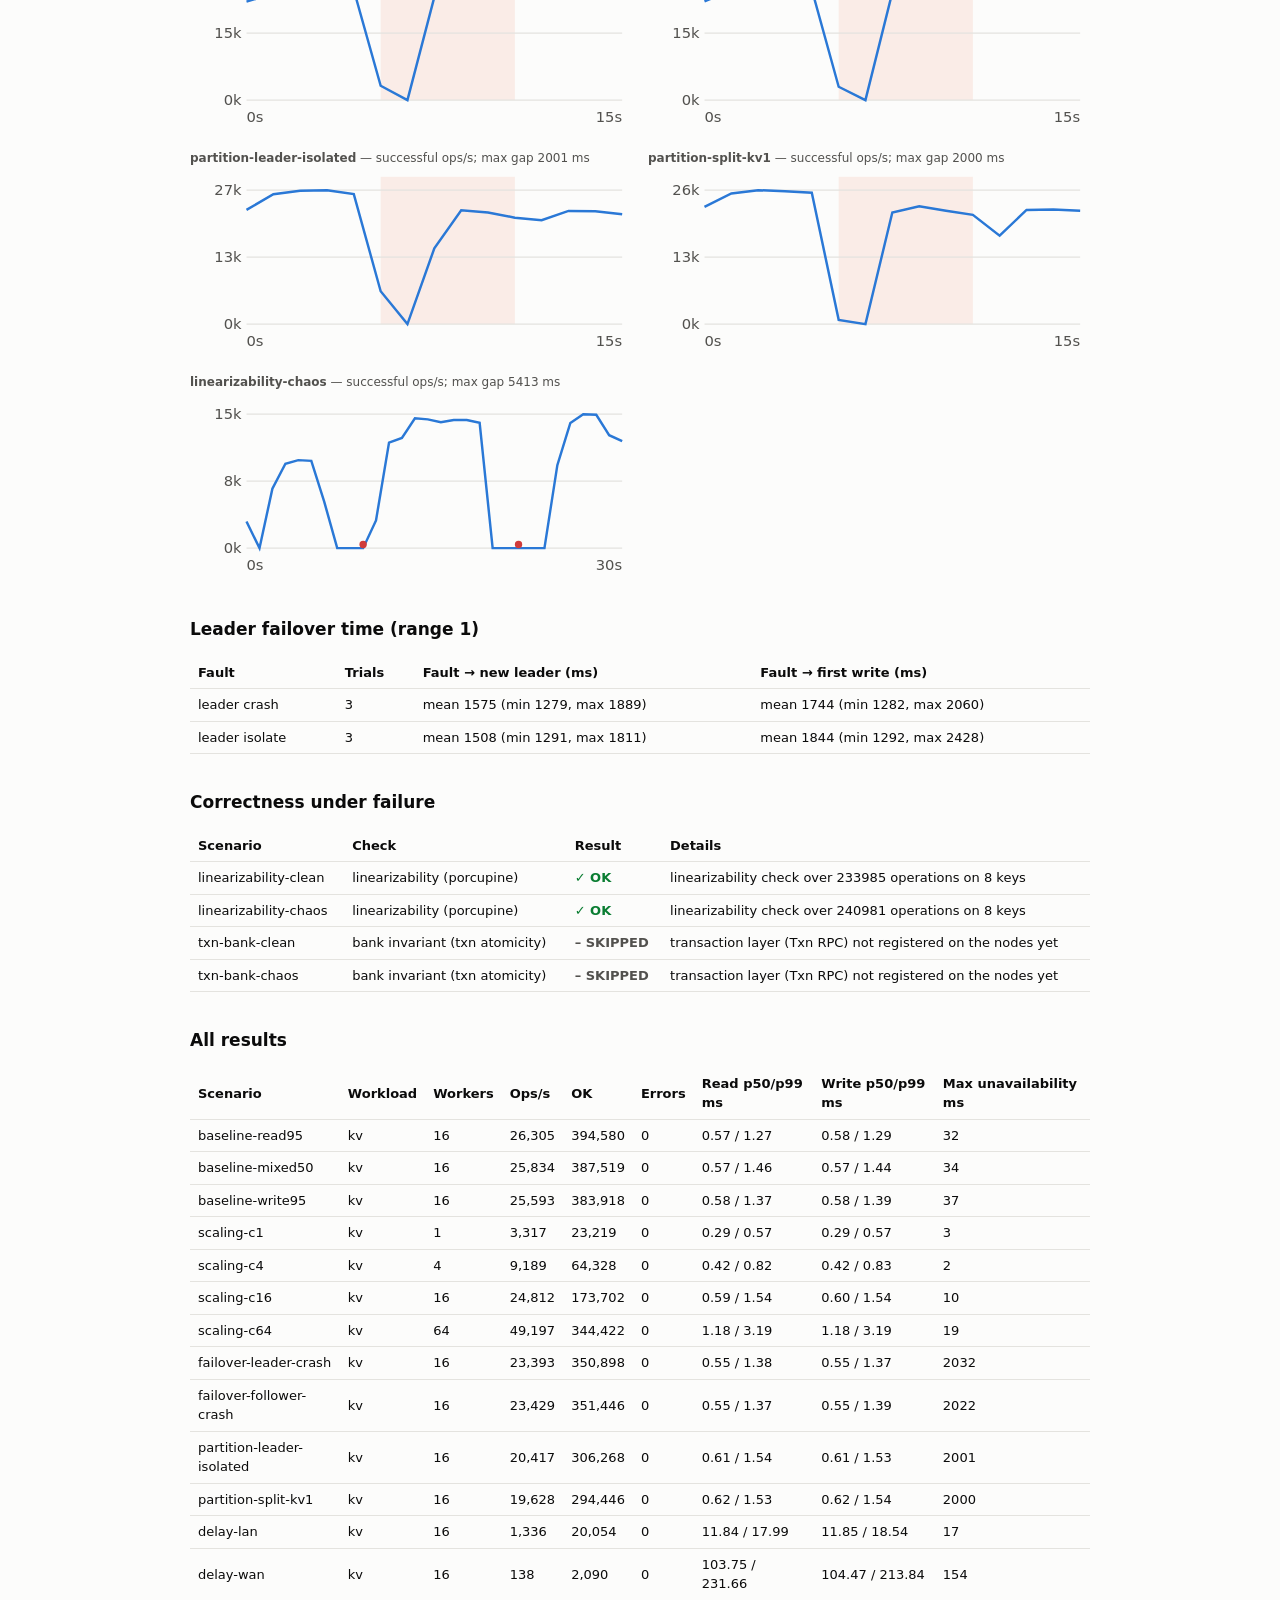
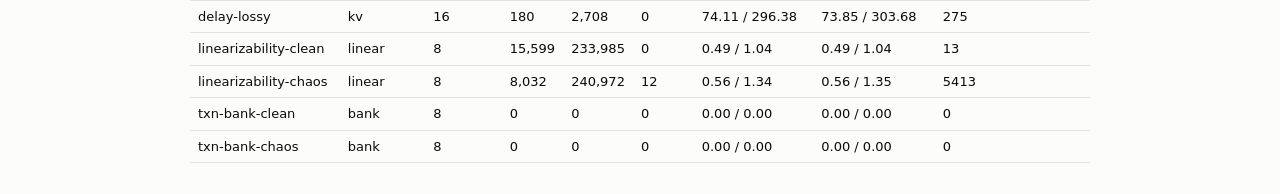
<file: 4-API-Infra-Eval/sample-results/report.html>
<!doctype html><html><head><meta charset="utf-8">
<title>KV store evaluation — 20261121-155008</title>
<style>
:root{--bg:#fcfcfb;--ink:#0b0b0b;--ink2:#52514e;--grid:#e4e3df;--s1:#2a78d6;--s2:#eb6834;--crit:#d03b3b;--good:#0a7d32;--warn:#b26b00;--band:rgba(235,104,52,.10)}
@media (prefers-color-scheme:dark){:root{--bg:#1a1a19;--ink:#f0efec;--ink2:#c3c2b7;--grid:#34332f;--s1:#3987e5;--s2:#d95926;--crit:#e66767;--good:#3fbf6a;--warn:#e0a030;--band:rgba(217,89,38,.16)}}
body{background:var(--bg);color:var(--ink);font:14px/1.5 system-ui,sans-serif;max-width:900px;margin:32px auto;padding:0 16px}
h1{font-size:22px} h2{font-size:17px;margin-top:36px} .note{color:var(--ink2);margin-top:-6px}
.chart{width:100%;height:auto} .lab,.val,.axis{fill:var(--ink2);font-size:12px} .val{fill:var(--ink)}
.grid{stroke:var(--grid);stroke-width:1} .range{stroke:var(--grid);stroke-width:3} .ring{stroke:var(--bg);stroke-width:2}
.band{fill:var(--band)} .hit{fill:transparent} .hit:hover{fill:var(--grid);opacity:.5} .hov:hover{opacity:.8}
.legend{display:flex;gap:16px;color:var(--ink2);font-size:12px} .legend i{display:inline-block;width:10px;height:10px;border-radius:5px;margin-right:6px}
.grid2{display:grid;grid-template-columns:1fr 1fr;gap:16px} figure{margin:0} figcaption{font-size:12px;color:var(--ink2)}
table{border-collapse:collapse;width:100%;font-size:13px} th,td{text-align:left;padding:6px 8px;border-bottom:1px solid var(--grid)}
.badge{font-weight:600} .badge.good{color:var(--good)} .badge.crit{color:var(--crit)} .badge.warn{color:var(--warn)} .badge.muted{color:var(--ink2)}
</style></head><body>
<h1>Sharded Raft KV store — evaluation report</h1>
<p class="note">Run <code>20261121-155008</code>, generated by eval/report.py</p>
<h2>Throughput by scenario</h2><p class='note'>Successful operations per second (16 workers unless noted).</p><svg viewBox="0 0 760 374" class="chart" role="img"><text x="202" y="18" class="lab" text-anchor="end">baseline-read95</text><g class="hov"><rect x="210" y="5" width="246.0" height="18" rx="4" fill="var(--s1)"><title>baseline-read95: 26,305 ops/s</title></rect></g><text x="462.0" y="18" class="val">26,305</text><text x="202" y="44" class="lab" text-anchor="end">baseline-mixed50</text><g class="hov"><rect x="210" y="31" width="241.6" height="18" rx="4" fill="var(--s1)"><title>baseline-mixed50: 25,834 ops/s</title></rect></g><text x="457.6" y="44" class="val">25,834</text><text x="202" y="70" class="lab" text-anchor="end">baseline-write95</text><g class="hov"><rect x="210" y="57" width="239.3" height="18" rx="4" fill="var(--s1)"><title>baseline-write95: 25,593 ops/s</title></rect></g><text x="455.3" y="70" class="val">25,593</text><text x="202" y="96" class="lab" text-anchor="end">scaling-c1</text><g class="hov"><rect x="210" y="83" width="31.0" height="18" rx="4" fill="var(--s1)"><title>scaling-c1: 3,317 ops/s</title></rect></g><text x="247.0" y="96" class="val">3,317</text><text x="202" y="122" class="lab" text-anchor="end">scaling-c4</text><g class="hov"><rect x="210" y="109" width="85.9" height="18" rx="4" fill="var(--s1)"><title>scaling-c4: 9,189 ops/s</title></rect></g><text x="301.9" y="122" class="val">9,189</text><text x="202" y="148" class="lab" text-anchor="end">scaling-c16</text><g class="hov"><rect x="210" y="135" width="232.0" height="18" rx="4" fill="var(--s1)"><title>scaling-c16: 24,812 ops/s</title></rect></g><text x="448.0" y="148" class="val">24,812</text><text x="202" y="174" class="lab" text-anchor="end">scaling-c64</text><g class="hov"><rect x="210" y="161" width="460.0" height="18" rx="4" fill="var(--s1)"><title>scaling-c64: 49,197 ops/s</title></rect></g><text x="676.0" y="174" class="val">49,197</text><text x="202" y="200" class="lab" text-anchor="end">failover-leader-crash</text><g class="hov"><rect x="210" y="187" width="218.7" height="18" rx="4" fill="var(--s1)"><title>failover-leader-crash: 23,393 ops/s</title></rect></g><text x="434.7" y="200" class="val">23,393</text><text x="202" y="226" class="lab" text-anchor="end">failover-follower-crash</text><g class="hov"><rect x="210" y="213" width="219.1" height="18" rx="4" fill="var(--s1)"><title>failover-follower-crash: 23,429 ops/s</title></rect></g><text x="435.1" y="226" class="val">23,429</text><text x="202" y="252" class="lab" text-anchor="end">partition-leader-isolated</text><g class="hov"><rect x="210" y="239" width="190.9" height="18" rx="4" fill="var(--s1)"><title>partition-leader-isolated: 20,417 ops/s</title></rect></g><text x="406.9" y="252" class="val">20,417</text><text x="202" y="278" class="lab" text-anchor="end">partition-split-kv1</text><g class="hov"><rect x="210" y="265" width="183.5" height="18" rx="4" fill="var(--s1)"><title>partition-split-kv1: 19,628 ops/s</title></rect></g><text x="399.5" y="278" class="val">19,628</text><text x="202" y="304" class="lab" text-anchor="end">delay-lan</text><g class="hov"><rect x="210" y="291" width="12.5" height="18" rx="4" fill="var(--s1)"><title>delay-lan: 1,336 ops/s</title></rect></g><text x="228.5" y="304" class="val">1,336</text><text x="202" y="330" class="lab" text-anchor="end">delay-wan</text><g class="hov"><rect x="210" y="317" width="2.0" height="18" rx="4" fill="var(--s1)"><title>delay-wan: 138 ops/s</title></rect></g><text x="218.0" y="330" class="val">138</text><text x="202" y="356" class="lab" text-anchor="end">delay-lossy</text><g class="hov"><rect x="210" y="343" width="2.0" height="18" rx="4" fill="var(--s1)"><title>delay-lossy: 180 ops/s</title></rect></g><text x="218.0" y="356" class="val">180</text></svg><h2>Latency by scenario</h2><p class='note'>Per-operation latency including client retries (Docker bridge network, no added delay).</p><div class="legend"><span><i style="background:var(--s1)"></i>p50</span><span><i style="background:var(--s2)"></i>p99</span></div><svg viewBox="0 0 760 304" class="chart" role="img"><line x1="210.0" x2="210.0" y1="0" y2="279" class="grid"/><text x="210.0" y="294" class="axis" text-anchor="middle">0.0 ms</text><line x1="340.0" x2="340.0" y1="0" y2="279" class="grid"/><text x="340.0" y="294" class="axis" text-anchor="middle">0.9 ms</text><line x1="470.0" x2="470.0" y1="0" y2="279" class="grid"/><text x="470.0" y="294" class="axis" text-anchor="middle">1.8 ms</text><line x1="600.0" x2="600.0" y1="0" y2="279" class="grid"/><text x="600.0" y="294" class="axis" text-anchor="middle">2.6 ms</text><line x1="730.0" x2="730.0" y1="0" y2="279" class="grid"/><text x="730.0" y="294" class="axis" text-anchor="middle">3.5 ms</text><text x="202" y="16" class="lab" text-anchor="end">baseline-read95</text><line x1="295.0" x2="398.7" y1="12" y2="12" class="range"/><g class="hov"><circle cx="295.0" cy="12" r="5" fill="var(--s1)" class="ring"><title>baseline-read95 p50: 0.57 ms</title></circle></g><g class="hov"><circle cx="398.7" cy="12" r="5" fill="var(--s2)" class="ring"><title>baseline-read95 p99: 1.27 ms</title></circle></g><text x="202" y="40" class="lab" text-anchor="end">baseline-mixed50</text><line x1="295.1" x2="425.8" y1="36" y2="36" class="range"/><g class="hov"><circle cx="295.1" cy="36" r="5" fill="var(--s1)" class="ring"><title>baseline-mixed50 p50: 0.57 ms</title></circle></g><g class="hov"><circle cx="425.8" cy="36" r="5" fill="var(--s2)" class="ring"><title>baseline-mixed50 p99: 1.46 ms</title></circle></g><text x="202" y="64" class="lab" text-anchor="end">baseline-write95</text><line x1="296.3" x2="413.4" y1="60" y2="60" class="range"/><g class="hov"><circle cx="296.3" cy="60" r="5" fill="var(--s1)" class="ring"><title>baseline-write95 p50: 0.58 ms</title></circle></g><g class="hov"><circle cx="413.4" cy="60" r="5" fill="var(--s2)" class="ring"><title>baseline-write95 p99: 1.37 ms</title></circle></g><text x="202" y="88" class="lab" text-anchor="end">scaling-c1</text><line x1="252.5" x2="295.1" y1="84" y2="84" class="range"/><g class="hov"><circle cx="252.5" cy="84" r="5" fill="var(--s1)" class="ring"><title>scaling-c1 p50: 0.29 ms</title></circle></g><g class="hov"><circle cx="295.1" cy="84" r="5" fill="var(--s2)" class="ring"><title>scaling-c1 p99: 0.57 ms</title></circle></g><text x="202" y="112" class="lab" text-anchor="end">scaling-c4</text><line x1="271.9" x2="331.1" y1="108" y2="108" class="range"/><g class="hov"><circle cx="271.9" cy="108" r="5" fill="var(--s1)" class="ring"><title>scaling-c4 p50: 0.42 ms</title></circle></g><g class="hov"><circle cx="331.1" cy="108" r="5" fill="var(--s2)" class="ring"><title>scaling-c4 p99: 0.82 ms</title></circle></g><text x="202" y="136" class="lab" text-anchor="end">scaling-c16</text><line x1="297.9" x2="438.5" y1="132" y2="132" class="range"/><g class="hov"><circle cx="297.9" cy="132" r="5" fill="var(--s1)" class="ring"><title>scaling-c16 p50: 0.59 ms</title></circle></g><g class="hov"><circle cx="438.5" cy="132" r="5" fill="var(--s2)" class="ring"><title>scaling-c16 p99: 1.54 ms</title></circle></g><text x="202" y="160" class="lab" text-anchor="end">scaling-c64</text><line x1="383.9" x2="682.7" y1="156" y2="156" class="range"/><g class="hov"><circle cx="383.9" cy="156" r="5" fill="var(--s1)" class="ring"><title>scaling-c64 p50: 1.18 ms</title></circle></g><g class="hov"><circle cx="682.7" cy="156" r="5" fill="var(--s2)" class="ring"><title>scaling-c64 p99: 3.19 ms</title></circle></g><text x="202" y="184" class="lab" text-anchor="end">failover-leader-crash</text><line x1="291.3" x2="414.1" y1="180" y2="180" class="range"/><g class="hov"><circle cx="291.3" cy="180" r="5" fill="var(--s1)" class="ring"><title>failover-leader-crash p50: 0.55 ms</title></circle></g><g class="hov"><circle cx="414.1" cy="180" r="5" fill="var(--s2)" class="ring"><title>failover-leader-crash p99: 1.38 ms</title></circle></g><text x="202" y="208" class="lab" text-anchor="end">failover-follower-crash</text><line x1="291.3" x2="412.6" y1="204" y2="204" class="range"/><g class="hov"><circle cx="291.3" cy="204" r="5" fill="var(--s1)" class="ring"><title>failover-follower-crash p50: 0.55 ms</title></circle></g><g class="hov"><circle cx="412.6" cy="204" r="5" fill="var(--s2)" class="ring"><title>failover-follower-crash p99: 1.37 ms</title></circle></g><text x="202" y="232" class="lab" text-anchor="end">partition-leader-isolated</text><line x1="299.8" x2="438.4" y1="228" y2="228" class="range"/><g class="hov"><circle cx="299.8" cy="228" r="5" fill="var(--s1)" class="ring"><title>partition-leader-isolated p50: 0.61 ms</title></circle></g><g class="hov"><circle cx="438.4" cy="228" r="5" fill="var(--s2)" class="ring"><title>partition-leader-isolated p99: 1.54 ms</title></circle></g><text x="202" y="256" class="lab" text-anchor="end">partition-split-kv1</text><line x1="302.4" x2="436.2" y1="252" y2="252" class="range"/><g class="hov"><circle cx="302.4" cy="252" r="5" fill="var(--s1)" class="ring"><title>partition-split-kv1 p50: 0.62 ms</title></circle></g><g class="hov"><circle cx="436.2" cy="252" r="5" fill="var(--s2)" class="ring"><title>partition-split-kv1 p99: 1.53 ms</title></circle></g></svg><h2>Latency under network profiles</h2><p class='note'>tc netem: lan = 2±1 ms, wan = 5/20/40 ms per node one-way, lossy = 10±5 ms with 2% loss. Each write needs a quorum round-trip, so latency tracks the second-fastest replica.</p><div class="legend"><span><i style="background:var(--s1)"></i>p50</span><span><i style="background:var(--s2)"></i>p99</span></div><svg viewBox="0 0 760 112" class="chart" role="img"><line x1="210.0" x2="210.0" y1="0" y2="87" class="grid"/><text x="210.0" y="102" class="axis" text-anchor="middle">0.0 ms</text><line x1="340.0" x2="340.0" y1="0" y2="87" class="grid"/><text x="340.0" y="102" class="axis" text-anchor="middle">81.5 ms</text><line x1="470.0" x2="470.0" y1="0" y2="87" class="grid"/><text x="470.0" y="102" class="axis" text-anchor="middle">163.0 ms</text><line x1="600.0" x2="600.0" y1="0" y2="87" class="grid"/><text x="600.0" y="102" class="axis" text-anchor="middle">244.5 ms</text><line x1="730.0" x2="730.0" y1="0" y2="87" class="grid"/><text x="730.0" y="102" class="axis" text-anchor="middle">326.0 ms</text><text x="202" y="16" class="lab" text-anchor="end">delay-lan</text><line x1="228.9" x2="238.7" y1="12" y2="12" class="range"/><g class="hov"><circle cx="228.9" cy="12" r="5" fill="var(--s1)" class="ring"><title>delay-lan p50: 11.84 ms</title></circle></g><g class="hov"><circle cx="238.7" cy="12" r="5" fill="var(--s2)" class="ring"><title>delay-lan p99: 17.99 ms</title></circle></g><text x="202" y="40" class="lab" text-anchor="end">delay-wan</text><line x1="375.5" x2="579.5" y1="36" y2="36" class="range"/><g class="hov"><circle cx="375.5" cy="36" r="5" fill="var(--s1)" class="ring"><title>delay-wan p50: 103.75 ms</title></circle></g><g class="hov"><circle cx="579.5" cy="36" r="5" fill="var(--s2)" class="ring"><title>delay-wan p99: 231.66 ms</title></circle></g><text x="202" y="64" class="lab" text-anchor="end">delay-lossy</text><line x1="328.2" x2="682.7" y1="60" y2="60" class="range"/><g class="hov"><circle cx="328.2" cy="60" r="5" fill="var(--s1)" class="ring"><title>delay-lossy p50: 74.11 ms</title></circle></g><g class="hov"><circle cx="682.7" cy="60" r="5" fill="var(--s2)" class="ring"><title>delay-lossy p99: 296.38 ms</title></circle></g></svg><h2>Availability during faults</h2><p class='note'>Shaded band = fault active. Red dots = failed operations.</p><div class='grid2'><figure><figcaption><b>failover-leader-crash</b> — successful ops/s; max gap 2032 ms</figcaption><svg viewBox="0 0 360 150" class="chart" role="img"><rect x="155.3" y="8" width="109.3" height="120" class="band"><title>fault injected</title></rect><line x1="46" x2="352" y1="128.0" y2="128.0" class="grid"/><text x="42" y="132.0" class="axis" text-anchor="end">0k</text><line x1="46" x2="352" y1="73.5" y2="73.5" class="grid"/><text x="42" y="77.5" class="axis" text-anchor="end">15k</text><line x1="46" x2="352" y1="18.9" y2="18.9" class="grid"/><text x="42" y="22.9" class="axis" text-anchor="end">30k</text><polyline points="46.0,47.8 67.9,41.2 89.7,40.4 111.6,38.0 133.4,38.3 155.3,116.3 177.1,128.0 199.0,44.1 220.9,18.9 242.7,21.8 264.6,26.6 286.4,24.7 308.3,23.4 330.1,22.6 352.0,23.0" fill="none" stroke="var(--s1)" stroke-width="2"/><rect x="42.0" y="8" width="8" height="120" class="hit"><title>t=0s: 22,254 ok, 0 errors</title></rect><rect x="63.9" y="8" width="8" height="120" class="hit"><title>t=1s: 24,088 ok, 0 errors</title></rect><rect x="85.7" y="8" width="8" height="120" class="hit"><title>t=2s: 24,294 ok, 0 errors</title></rect><rect x="107.6" y="8" width="8" height="120" class="hit"><title>t=3s: 24,979 ok, 0 errors</title></rect><rect x="129.4" y="8" width="8" height="120" class="hit"><title>t=4s: 24,880 ok, 0 errors</title></rect><rect x="151.3" y="8" width="8" height="120" class="hit"><title>t=5s: 3,245 ok, 0 errors</title></rect><rect x="173.1" y="8" width="8" height="120" class="hit"><title>t=6s: 0 ok, 0 errors</title></rect><rect x="195.0" y="8" width="8" height="120" class="hit"><title>t=7s: 23,267 ok, 0 errors</title></rect><rect x="216.9" y="8" width="8" height="120" class="hit"><title>t=8s: 30,262 ok, 0 errors</title></rect><rect x="238.7" y="8" width="8" height="120" class="hit"><title>t=9s: 29,466 ok, 0 errors</title></rect><rect x="260.6" y="8" width="8" height="120" class="hit"><title>t=10s: 28,132 ok, 0 errors</title></rect><rect x="282.4" y="8" width="8" height="120" class="hit"><title>t=11s: 28,642 ok, 0 errors</title></rect><rect x="304.3" y="8" width="8" height="120" class="hit"><title>t=12s: 29,003 ok, 0 errors</title></rect><rect x="326.1" y="8" width="8" height="120" class="hit"><title>t=13s: 29,235 ok, 0 errors</title></rect><rect x="348.0" y="8" width="8" height="120" class="hit"><title>t=14s: 29,135 ok, 0 errors</title></rect><text x="46" y="146" class="axis">0s</text><text x="352" y="146" class="axis" text-anchor="end">15s</text></svg></figure><figure><figcaption><b>failover-follower-crash</b> — successful ops/s; max gap 2022 ms</figcaption><svg viewBox="0 0 360 150" class="chart" role="img"><rect x="155.3" y="8" width="109.3" height="120" class="band"><title>fault injected</title></rect><line x1="46" x2="352" y1="128.0" y2="128.0" class="grid"/><text x="42" y="132.0" class="axis" text-anchor="end">0k</text><line x1="46" x2="352" y1="73.5" y2="73.5" class="grid"/><text x="42" y="77.5" class="axis" text-anchor="end">15k</text><line x1="46" x2="352" y1="18.9" y2="18.9" class="grid"/><text x="42" y="22.9" class="axis" text-anchor="end">30k</text><polyline points="46.0,47.6 67.9,38.6 89.7,37.3 111.6,36.3 133.4,37.9 155.3,117.1 177.1,128.0 199.0,40.2 220.9,18.9 242.7,22.0 264.6,24.3 286.4,24.3 308.3,27.1 330.1,22.3 352.0,22.7" fill="none" stroke="var(--s1)" stroke-width="2"/><rect x="42.0" y="8" width="8" height="120" class="hit"><title>t=0s: 22,152 ok, 0 errors</title></rect><rect x="63.9" y="8" width="8" height="120" class="hit"><title>t=1s: 24,623 ok, 0 errors</title></rect><rect x="85.7" y="8" width="8" height="120" class="hit"><title>t=2s: 24,988 ok, 0 errors</title></rect><rect x="107.6" y="8" width="8" height="120" class="hit"><title>t=3s: 25,266 ok, 0 errors</title></rect><rect x="129.4" y="8" width="8" height="120" class="hit"><title>t=4s: 24,829 ok, 0 errors</title></rect><rect x="151.3" y="8" width="8" height="120" class="hit"><title>t=5s: 2,993 ok, 0 errors</title></rect><rect x="173.1" y="8" width="8" height="120" class="hit"><title>t=6s: 0 ok, 0 errors</title></rect><rect x="195.0" y="8" width="8" height="120" class="hit"><title>t=7s: 24,203 ok, 0 errors</title></rect><rect x="216.9" y="8" width="8" height="120" class="hit"><title>t=8s: 30,061 ok, 0 errors</title></rect><rect x="238.7" y="8" width="8" height="120" class="hit"><title>t=9s: 29,214 ok, 0 errors</title></rect><rect x="260.6" y="8" width="8" height="120" class="hit"><title>t=10s: 28,566 ok, 0 errors</title></rect><rect x="282.4" y="8" width="8" height="120" class="hit"><title>t=11s: 28,568 ok, 0 errors</title></rect><rect x="304.3" y="8" width="8" height="120" class="hit"><title>t=12s: 27,811 ok, 0 errors</title></rect><rect x="326.1" y="8" width="8" height="120" class="hit"><title>t=13s: 29,134 ok, 0 errors</title></rect><rect x="348.0" y="8" width="8" height="120" class="hit"><title>t=14s: 29,021 ok, 0 errors</title></rect><text x="46" y="146" class="axis">0s</text><text x="352" y="146" class="axis" text-anchor="end">15s</text></svg></figure><figure><figcaption><b>partition-leader-isolated</b> — successful ops/s; max gap 2001 ms</figcaption><svg viewBox="0 0 360 150" class="chart" role="img"><rect x="155.3" y="8" width="109.3" height="120" class="band"><title>fault injected</title></rect><line x1="46" x2="352" y1="128.0" y2="128.0" class="grid"/><text x="42" y="132.0" class="axis" text-anchor="end">0k</text><line x1="46" x2="352" y1="73.5" y2="73.5" class="grid"/><text x="42" y="77.5" class="axis" text-anchor="end">13k</text><line x1="46" x2="352" y1="18.9" y2="18.9" class="grid"/><text x="42" y="22.9" class="axis" text-anchor="end">27k</text><polyline points="46.0,34.9 67.9,22.2 89.7,19.3 111.6,18.9 133.4,22.1 155.3,101.2 177.1,128.0 199.0,66.2 220.9,35.2 242.7,37.0 264.6,41.3 286.4,43.4 308.3,35.8 330.1,36.0 352.0,38.5" fill="none" stroke="var(--s1)" stroke-width="2"/><rect x="42.0" y="8" width="8" height="120" class="hit"><title>t=0s: 22,988 ok, 0 errors</title></rect><rect x="63.9" y="8" width="8" height="120" class="hit"><title>t=1s: 26,132 ok, 0 errors</title></rect><rect x="85.7" y="8" width="8" height="120" class="hit"><title>t=2s: 26,842 ok, 0 errors</title></rect><rect x="107.6" y="8" width="8" height="120" class="hit"><title>t=3s: 26,947 ok, 0 errors</title></rect><rect x="129.4" y="8" width="8" height="120" class="hit"><title>t=4s: 26,153 ok, 0 errors</title></rect><rect x="151.3" y="8" width="8" height="120" class="hit"><title>t=5s: 6,625 ok, 0 errors</title></rect><rect x="173.1" y="8" width="8" height="120" class="hit"><title>t=6s: 0 ok, 0 errors</title></rect><rect x="195.0" y="8" width="8" height="120" class="hit"><title>t=7s: 15,268 ok, 0 errors</title></rect><rect x="216.9" y="8" width="8" height="120" class="hit"><title>t=8s: 22,928 ok, 0 errors</title></rect><rect x="238.7" y="8" width="8" height="120" class="hit"><title>t=9s: 22,467 ok, 0 errors</title></rect><rect x="260.6" y="8" width="8" height="120" class="hit"><title>t=10s: 21,410 ok, 0 errors</title></rect><rect x="282.4" y="8" width="8" height="120" class="hit"><title>t=11s: 20,898 ok, 0 errors</title></rect><rect x="304.3" y="8" width="8" height="120" class="hit"><title>t=12s: 22,780 ok, 0 errors</title></rect><rect x="326.1" y="8" width="8" height="120" class="hit"><title>t=13s: 22,713 ok, 0 errors</title></rect><rect x="348.0" y="8" width="8" height="120" class="hit"><title>t=14s: 22,101 ok, 0 errors</title></rect><text x="46" y="146" class="axis">0s</text><text x="352" y="146" class="axis" text-anchor="end">15s</text></svg></figure><figure><figcaption><b>partition-split-kv1</b> — successful ops/s; max gap 2000 ms</figcaption><svg viewBox="0 0 360 150" class="chart" role="img"><rect x="155.3" y="8" width="109.3" height="120" class="band"><title>fault injected</title></rect><line x1="46" x2="352" y1="128.0" y2="128.0" class="grid"/><text x="42" y="132.0" class="axis" text-anchor="end">0k</text><line x1="46" x2="352" y1="73.5" y2="73.5" class="grid"/><text x="42" y="77.5" class="axis" text-anchor="end">13k</text><line x1="46" x2="352" y1="18.9" y2="18.9" class="grid"/><text x="42" y="22.9" class="axis" text-anchor="end">26k</text><polyline points="46.0,32.4 67.9,21.6 89.7,18.9 111.6,19.7 133.4,20.9 155.3,124.5 177.1,128.0 199.0,37.1 220.9,32.0 242.7,35.7 264.6,39.0 286.4,56.0 308.3,35.0 330.1,34.6 352.0,35.6" fill="none" stroke="var(--s1)" stroke-width="2"/><rect x="42.0" y="8" width="8" height="120" class="hit"><title>t=0s: 22,544 ok, 0 errors</title></rect><rect x="63.9" y="8" width="8" height="120" class="hit"><title>t=1s: 25,082 ok, 0 errors</title></rect><rect x="85.7" y="8" width="8" height="120" class="hit"><title>t=2s: 25,717 ok, 0 errors</title></rect><rect x="107.6" y="8" width="8" height="120" class="hit"><title>t=3s: 25,525 ok, 0 errors</title></rect><rect x="129.4" y="8" width="8" height="120" class="hit"><title>t=4s: 25,243 ok, 0 errors</title></rect><rect x="151.3" y="8" width="8" height="120" class="hit"><title>t=5s: 834 ok, 0 errors</title></rect><rect x="173.1" y="8" width="8" height="120" class="hit"><title>t=6s: 0 ok, 0 errors</title></rect><rect x="195.0" y="8" width="8" height="120" class="hit"><title>t=7s: 21,421 ok, 0 errors</title></rect><rect x="216.9" y="8" width="8" height="120" class="hit"><title>t=8s: 22,621 ok, 0 errors</title></rect><rect x="238.7" y="8" width="8" height="120" class="hit"><title>t=9s: 21,752 ok, 0 errors</title></rect><rect x="260.6" y="8" width="8" height="120" class="hit"><title>t=10s: 20,989 ok, 0 errors</title></rect><rect x="282.4" y="8" width="8" height="120" class="hit"><title>t=11s: 16,981 ok, 0 errors</title></rect><rect x="304.3" y="8" width="8" height="120" class="hit"><title>t=12s: 21,929 ok, 0 errors</title></rect><rect x="326.1" y="8" width="8" height="120" class="hit"><title>t=13s: 22,007 ok, 0 errors</title></rect><rect x="348.0" y="8" width="8" height="120" class="hit"><title>t=14s: 21,784 ok, 0 errors</title></rect><text x="46" y="146" class="axis">0s</text><text x="352" y="146" class="axis" text-anchor="end">15s</text></svg></figure><figure><figcaption><b>linearizability-chaos</b> — successful ops/s; max gap 5413 ms</figcaption><svg viewBox="0 0 360 150" class="chart" role="img"><line x1="46" x2="352" y1="128.0" y2="128.0" class="grid"/><text x="42" y="132.0" class="axis" text-anchor="end">0k</text><line x1="46" x2="352" y1="73.5" y2="73.5" class="grid"/><text x="42" y="77.5" class="axis" text-anchor="end">8k</text><line x1="46" x2="352" y1="18.9" y2="18.9" class="grid"/><text x="42" y="22.9" class="axis" text-anchor="end">15k</text><polyline points="46.0,106.3 56.6,128.0 67.1,79.6 77.7,59.3 88.2,56.3 98.8,56.9 109.3,90.1 119.9,128.0 130.4,128.0 141.0,128.0 151.5,105.4 162.1,42.0 172.6,38.3 183.2,22.2 193.7,23.1 204.3,25.5 214.8,23.6 225.4,23.6 235.9,25.8 246.5,128.0 257.0,128.0 267.6,128.0 278.1,128.0 288.7,128.0 299.2,60.4 309.8,26.0 320.3,18.9 330.9,19.4 341.4,36.0 352.0,40.9" fill="none" stroke="var(--s1)" stroke-width="2"/><rect x="42.0" y="8" width="8" height="120" class="hit"><title>t=0s: 3,063 ok, 0 errors</title></rect><rect x="52.6" y="8" width="8" height="120" class="hit"><title>t=1s: 0 ok, 0 errors</title></rect><rect x="63.1" y="8" width="8" height="120" class="hit"><title>t=2s: 6,826 ok, 0 errors</title></rect><rect x="73.7" y="8" width="8" height="120" class="hit"><title>t=3s: 9,697 ok, 0 errors</title></rect><rect x="84.2" y="8" width="8" height="120" class="hit"><title>t=4s: 10,107 ok, 0 errors</title></rect><rect x="94.8" y="8" width="8" height="120" class="hit"><title>t=5s: 10,023 ok, 0 errors</title></rect><rect x="105.3" y="8" width="8" height="120" class="hit"><title>t=6s: 5,341 ok, 0 errors</title></rect><rect x="115.9" y="8" width="8" height="120" class="hit"><title>t=7s: 3 ok, 0 errors</title></rect><rect x="126.4" y="8" width="8" height="120" class="hit"><title>t=8s: 0 ok, 0 errors</title></rect><rect x="137.0" y="8" width="8" height="120" class="hit"><title>t=9s: 1 ok, 4 errors</title></rect><circle cx="141.0" cy="125" r="3" fill="var(--crit)"><title>4 errors at t=9s</title></circle><rect x="147.5" y="8" width="8" height="120" class="hit"><title>t=10s: 3,193 ok, 0 errors</title></rect><rect x="158.1" y="8" width="8" height="120" class="hit"><title>t=11s: 12,130 ok, 0 errors</title></rect><rect x="168.6" y="8" width="8" height="120" class="hit"><title>t=12s: 12,653 ok, 0 errors</title></rect><rect x="179.2" y="8" width="8" height="120" class="hit"><title>t=13s: 14,928 ok, 0 errors</title></rect><rect x="189.7" y="8" width="8" height="120" class="hit"><title>t=14s: 14,791 ok, 0 errors</title></rect><rect x="200.3" y="8" width="8" height="120" class="hit"><title>t=15s: 14,464 ok, 0 errors</title></rect><rect x="210.8" y="8" width="8" height="120" class="hit"><title>t=16s: 14,725 ok, 0 errors</title></rect><rect x="221.4" y="8" width="8" height="120" class="hit"><title>t=17s: 14,720 ok, 0 errors</title></rect><rect x="231.9" y="8" width="8" height="120" class="hit"><title>t=18s: 14,411 ok, 0 errors</title></rect><rect x="242.5" y="8" width="8" height="120" class="hit"><title>t=19s: 0 ok, 0 errors</title></rect><rect x="253.0" y="8" width="8" height="120" class="hit"><title>t=20s: 0 ok, 0 errors</title></rect><rect x="263.6" y="8" width="8" height="120" class="hit"><title>t=21s: 0 ok, 8 errors</title></rect><circle cx="267.6" cy="125" r="3" fill="var(--crit)"><title>8 errors at t=21s</title></circle><rect x="274.1" y="8" width="8" height="120" class="hit"><title>t=22s: 0 ok, 0 errors</title></rect><rect x="284.7" y="8" width="8" height="120" class="hit"><title>t=23s: 0 ok, 0 errors</title></rect><rect x="295.2" y="8" width="8" height="120" class="hit"><title>t=24s: 9,538 ok, 0 errors</title></rect><rect x="305.8" y="8" width="8" height="120" class="hit"><title>t=25s: 14,386 ok, 0 errors</title></rect><rect x="316.3" y="8" width="8" height="120" class="hit"><title>t=26s: 15,387 ok, 0 errors</title></rect><rect x="326.9" y="8" width="8" height="120" class="hit"><title>t=27s: 15,322 ok, 0 errors</title></rect><rect x="337.4" y="8" width="8" height="120" class="hit"><title>t=28s: 12,974 ok, 0 errors</title></rect><rect x="348.0" y="8" width="8" height="120" class="hit"><title>t=29s: 12,281 ok, 0 errors</title></rect><text x="46" y="146" class="axis">0s</text><text x="352" y="146" class="axis" text-anchor="end">30s</text></svg></figure></div><h2>Leader failover time (range 1)</h2><table><tr><th>Fault</th><th>Trials</th><th>Fault → new leader (ms)</th><th>Fault → first write (ms)</th></tr><tr><td>leader crash</td><td>3</td><td>mean 1575 (min 1279, max 1889)</td><td>mean 1744 (min 1282, max 2060)</td></tr><tr><td>leader isolate</td><td>3</td><td>mean 1508 (min 1291, max 1811)</td><td>mean 1844 (min 1292, max 2428)</td></tr></table><h2>Correctness under failure</h2><table><tr><th>Scenario</th><th>Check</th><th>Result</th><th>Details</th></tr><tr><td>linearizability-clean</td><td>linearizability (porcupine)</td><td><span class="badge good">✓ OK</span></td><td>linearizability check over 233985 operations on 8 keys</td></tr><tr><td>linearizability-chaos</td><td>linearizability (porcupine)</td><td><span class="badge good">✓ OK</span></td><td>linearizability check over 240981 operations on 8 keys</td></tr><tr><td>txn-bank-clean</td><td>bank invariant (txn atomicity)</td><td><span class="badge muted">– SKIPPED</span></td><td>transaction layer (Txn RPC) not registered on the nodes yet</td></tr><tr><td>txn-bank-chaos</td><td>bank invariant (txn atomicity)</td><td><span class="badge muted">– SKIPPED</span></td><td>transaction layer (Txn RPC) not registered on the nodes yet</td></tr></table><h2>All results</h2><table><tr><th>Scenario</th><th>Workload</th><th>Workers</th><th>Ops/s</th><th>OK</th><th>Errors</th><th>Read p50/p99 ms</th><th>Write p50/p99 ms</th><th>Max unavailability ms</th></tr><tr><td>baseline-read95</td><td>kv</td><td>16</td><td>26,305</td><td>394,580</td><td>0</td><td>0.57 / 1.27</td><td>0.58 / 1.29</td><td>32</td></tr><tr><td>baseline-mixed50</td><td>kv</td><td>16</td><td>25,834</td><td>387,519</td><td>0</td><td>0.57 / 1.46</td><td>0.57 / 1.44</td><td>34</td></tr><tr><td>baseline-write95</td><td>kv</td><td>16</td><td>25,593</td><td>383,918</td><td>0</td><td>0.58 / 1.37</td><td>0.58 / 1.39</td><td>37</td></tr><tr><td>scaling-c1</td><td>kv</td><td>1</td><td>3,317</td><td>23,219</td><td>0</td><td>0.29 / 0.57</td><td>0.29 / 0.57</td><td>3</td></tr><tr><td>scaling-c4</td><td>kv</td><td>4</td><td>9,189</td><td>64,328</td><td>0</td><td>0.42 / 0.82</td><td>0.42 / 0.83</td><td>2</td></tr><tr><td>scaling-c16</td><td>kv</td><td>16</td><td>24,812</td><td>173,702</td><td>0</td><td>0.59 / 1.54</td><td>0.60 / 1.54</td><td>10</td></tr><tr><td>scaling-c64</td><td>kv</td><td>64</td><td>49,197</td><td>344,422</td><td>0</td><td>1.18 / 3.19</td><td>1.18 / 3.19</td><td>19</td></tr><tr><td>failover-leader-crash</td><td>kv</td><td>16</td><td>23,393</td><td>350,898</td><td>0</td><td>0.55 / 1.38</td><td>0.55 / 1.37</td><td>2032</td></tr><tr><td>failover-follower-crash</td><td>kv</td><td>16</td><td>23,429</td><td>351,446</td><td>0</td><td>0.55 / 1.37</td><td>0.55 / 1.39</td><td>2022</td></tr><tr><td>partition-leader-isolated</td><td>kv</td><td>16</td><td>20,417</td><td>306,268</td><td>0</td><td>0.61 / 1.54</td><td>0.61 / 1.53</td><td>2001</td></tr><tr><td>partition-split-kv1</td><td>kv</td><td>16</td><td>19,628</td><td>294,446</td><td>0</td><td>0.62 / 1.53</td><td>0.62 / 1.54</td><td>2000</td></tr><tr><td>delay-lan</td><td>kv</td><td>16</td><td>1,336</td><td>20,054</td><td>0</td><td>11.84 / 17.99</td><td>11.85 / 18.54</td><td>17</td></tr><tr><td>delay-wan</td><td>kv</td><td>16</td><td>138</td><td>2,090</td><td>0</td><td>103.75 / 231.66</td><td>104.47 / 213.84</td><td>154</td></tr><tr><td>delay-lossy</td><td>kv</td><td>16</td><td>180</td><td>2,708</td><td>0</td><td>74.11 / 296.38</td><td>73.85 / 303.68</td><td>275</td></tr><tr><td>linearizability-clean</td><td>linear</td><td>8</td><td>15,599</td><td>233,985</td><td>0</td><td>0.49 / 1.04</td><td>0.49 / 1.04</td><td>13</td></tr><tr><td>linearizability-chaos</td><td>linear</td><td>8</td><td>8,032</td><td>240,972</td><td>12</td><td>0.56 / 1.34</td><td>0.56 / 1.35</td><td>5413</td></tr><tr><td>txn-bank-clean</td><td>bank</td><td>8</td><td>0</td><td>0</td><td>0</td><td>0.00 / 0.00</td><td>0.00 / 0.00</td><td>0</td></tr><tr><td>txn-bank-chaos</td><td>bank</td><td>8</td><td>0</td><td>0</td><td>0</td><td>0.00 / 0.00</td><td>0.00 / 0.00</td><td>0</td></tr></table>
</body></html>
</file>
